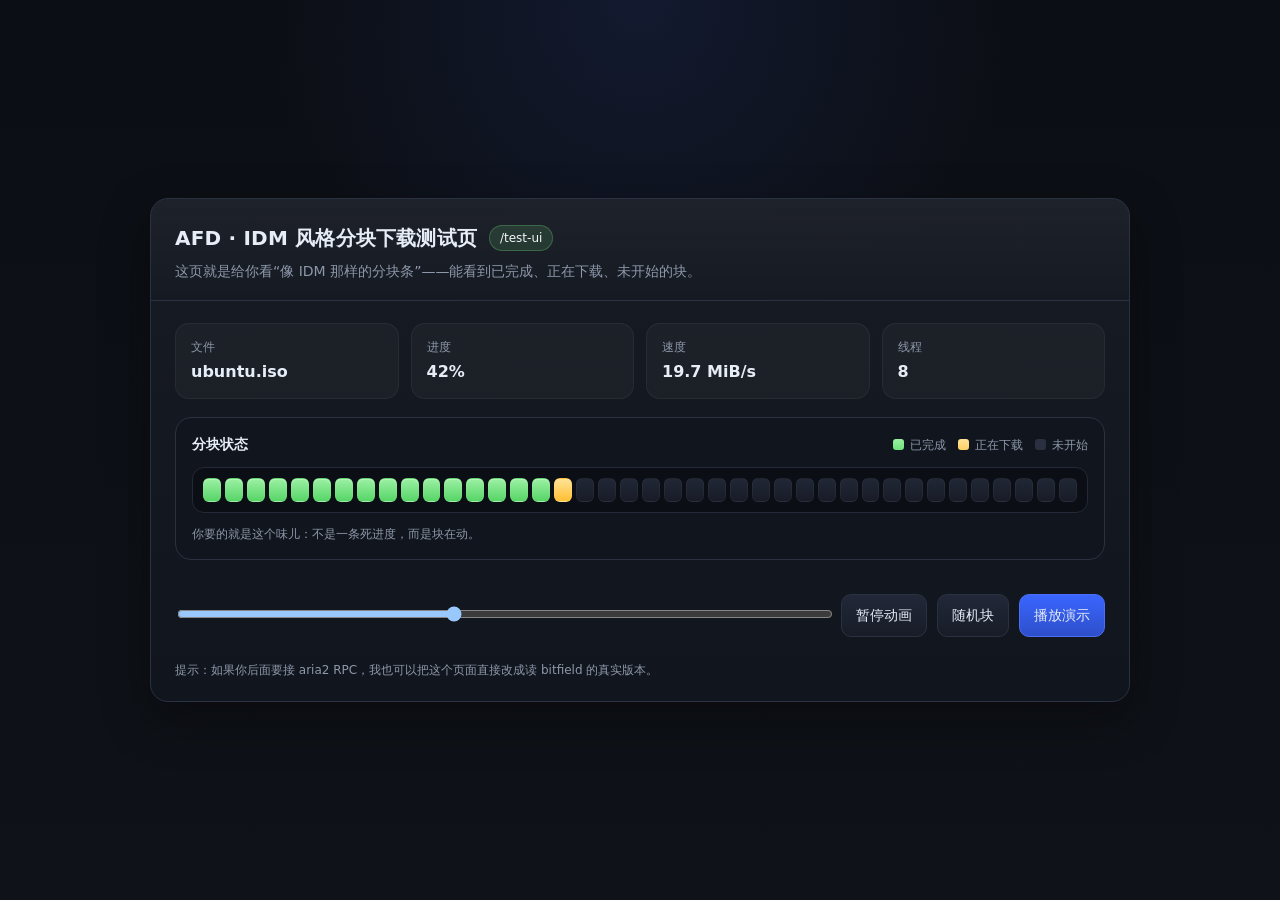
<file: app/web/templates/test-ui/test.html>
<!DOCTYPE html>
<html lang="zh-CN">
<head>
  <meta charset="UTF-8" />
  <meta name="viewport" content="width=device-width, initial-scale=1.0" />
  <title>AFD · IDM 风格分块测试页</title>
  <style>
    :root {
      color-scheme: dark;
      --bg: #0f1218;
      --panel: #171b24;
      --panel-2: #11151d;
      --text: #e6edf6;
      --muted: #8d98aa;
      --border: #2a3140;
      --done: #6fe17a;
      --active: #ffd166;
      --pending: #2a3040;
      --bar-bg: #0b0e14;
      --shadow: 0 18px 48px rgba(0, 0, 0, 0.35);
    }

    * { box-sizing: border-box; }

    body {
      margin: 0;
      min-height: 100vh;
      background:
        radial-gradient(circle at top, rgba(76, 110, 245, 0.12), transparent 34%),
        linear-gradient(180deg, #0b0e14 0%, var(--bg) 100%);
      color: var(--text);
      font: 14px/1.5 system-ui, -apple-system, BlinkMacSystemFont, "Segoe UI", sans-serif;
      display: grid;
      place-items: center;
      padding: 24px;
    }

    .card {
      width: min(980px, 100%);
      background: linear-gradient(180deg, rgba(23,27,36,0.98) 0%, rgba(17,21,29,0.98) 100%);
      border: 1px solid var(--border);
      border-radius: 18px;
      box-shadow: var(--shadow);
      overflow: hidden;
    }

    .hero {
      padding: 24px 24px 18px;
      border-bottom: 1px solid var(--border);
      background: linear-gradient(180deg, rgba(255,255,255,0.03), transparent);
    }

    .title {
      display: flex;
      align-items: center;
      gap: 12px;
      flex-wrap: wrap;
      margin-bottom: 8px;
    }

    .title h1 {
      margin: 0;
      font-size: 20px;
      letter-spacing: 0.2px;
    }

    .badge {
      display: inline-flex;
      align-items: center;
      padding: 3px 10px;
      border-radius: 999px;
      font-size: 12px;
      color: #f3f7fb;
      background: rgba(111, 225, 122, 0.14);
      border: 1px solid rgba(111, 225, 122, 0.28);
    }

    .sub {
      color: var(--muted);
      margin: 0;
    }

    .main {
      padding: 22px 24px 24px;
      display: grid;
      gap: 18px;
    }

    .stats {
      display: grid;
      grid-template-columns: repeat(4, minmax(0, 1fr));
      gap: 12px;
    }

    .stat {
      background: rgba(255,255,255,0.03);
      border: 1px solid rgba(255,255,255,0.05);
      border-radius: 14px;
      padding: 14px 15px;
    }

    .stat .label {
      color: var(--muted);
      font-size: 12px;
      margin-bottom: 4px;
    }

    .stat .value {
      font-size: 16px;
      font-weight: 700;
      font-variant-numeric: tabular-nums;
    }

    .bar-shell {
      background: var(--panel-2);
      border: 1px solid var(--border);
      border-radius: 16px;
      padding: 16px;
    }

    .bar-top {
      display: flex;
      justify-content: space-between;
      gap: 12px;
      flex-wrap: wrap;
      align-items: center;
      margin-bottom: 12px;
    }

    .bar-title {
      font-weight: 600;
    }

    .legend {
      color: var(--muted);
      font-size: 12px;
      display: flex;
      gap: 12px;
      flex-wrap: wrap;
    }

    .legend span {
      display: inline-flex;
      align-items: center;
      gap: 6px;
    }

    .swatch {
      width: 11px;
      height: 11px;
      border-radius: 3px;
      display: inline-block;
    }

    .swatch.done { background: linear-gradient(180deg, #9bf0a3 0%, var(--done) 100%); }
    .swatch.active { background: linear-gradient(180deg, #ffe396 0%, var(--active) 100%); }
    .swatch.pending { background: var(--pending); }

    .bar {
      display: grid;
      grid-template-columns: repeat(var(--pieces), 1fr);
      gap: 4px;
      background: var(--bar-bg);
      border: 1px solid #232938;
      border-radius: 12px;
      padding: 10px;
      min-height: 46px;
    }

    .piece {
      position: relative;
      height: 24px;
      border-radius: 6px;
      background: linear-gradient(180deg, #212735 0%, #171c27 100%);
      border: 1px solid rgba(255,255,255,0.04);
      overflow: hidden;
    }

    .piece.done {
      background: linear-gradient(180deg, #9bf0a3 0%, #57d567 100%);
      box-shadow: inset 0 1px 0 rgba(255,255,255,0.25);
    }

    .piece.active {
      background: linear-gradient(180deg, #ffe396 0%, #ffbf31 100%);
      box-shadow: 0 0 0 1px rgba(255, 209, 102, 0.18) inset;
    }

    .piece.active::after {
      content: "";
      position: absolute;
      inset: 0;
      background: linear-gradient(120deg, transparent 0%, rgba(255,255,255,0.34) 50%, transparent 100%);
      transform: translateX(-100%);
      animation: sweep 1s linear infinite;
    }

    @keyframes sweep {
      to { transform: translateX(100%); }
    }

    .controls {
      display: grid;
      grid-template-columns: 1fr auto auto auto;
      gap: 10px;
      align-items: center;
      margin-top: 16px;
    }

    .controls input[type="range"] {
      width: 100%;
    }

    .btn {
      appearance: none;
      border: 1px solid var(--border);
      background: linear-gradient(180deg, #222838 0%, #171c27 100%);
      color: var(--text);
      border-radius: 10px;
      padding: 10px 14px;
      font: inherit;
      cursor: pointer;
      transition: transform 0.15s ease, border-color 0.15s ease, background 0.15s ease;
      white-space: nowrap;
    }

    .btn:hover {
      transform: translateY(-1px);
      border-color: #40506a;
    }

    .btn.primary {
      background: linear-gradient(180deg, #3a66ff 0%, #2d4fca 100%);
      border-color: #4b6ef6;
    }

    .hint {
      margin-top: 12px;
      color: var(--muted);
      font-size: 12px;
    }

    .footer {
      padding: 0 24px 22px;
      color: var(--muted);
      font-size: 12px;
    }

    @media (max-width: 760px) {
      .stats { grid-template-columns: repeat(2, minmax(0, 1fr)); }
      .controls { grid-template-columns: 1fr 1fr; }
      .controls .range-wrap { grid-column: 1 / -1; }
    }
  </style>
</head>
<body>
  <div class="card">
    <div class="hero">
      <div class="title">
        <h1>AFD · IDM 风格分块下载测试页</h1>
        <span class="badge">/test-ui</span>
      </div>
      <p class="sub">这页就是给你看“像 IDM 那样的分块条”——能看到已完成、正在下载、未开始的块。</p>
    </div>

    <div class="main">
      <div class="stats">
        <div class="stat">
          <div class="label">文件</div>
          <div class="value" id="fileName">ubuntu.iso</div>
        </div>
        <div class="stat">
          <div class="label">进度</div>
          <div class="value" id="percentText">37%</div>
        </div>
        <div class="stat">
          <div class="label">速度</div>
          <div class="value" id="speedText">18.4 MiB/s</div>
        </div>
        <div class="stat">
          <div class="label">线程</div>
          <div class="value" id="threadText">8</div>
        </div>
      </div>

      <div class="bar-shell">
        <div class="bar-top">
          <div class="bar-title">分块状态</div>
          <div class="legend">
            <span><i class="swatch done"></i> 已完成</span>
            <span><i class="swatch active"></i> 正在下载</span>
            <span><i class="swatch pending"></i> 未开始</span>
          </div>
        </div>
        <div class="bar" id="pieceBar" style="--pieces: 40;"></div>
        <div class="hint">你要的就是这个味儿：不是一条死进度，而是块在动。</div>
      </div>

      <div class="controls">
        <div class="range-wrap">
          <input id="progressRange" type="range" min="0" max="100" value="37" />
        </div>
        <button class="btn" id="toggleBtn">暂停动画</button>
        <button class="btn" id="randomBtn">随机块</button>
        <button class="btn primary" id="demoBtn">播放演示</button>
      </div>
    </div>

    <div class="footer">
      提示：如果你后面要接 aria2 RPC，我也可以把这个页面直接改成读 bitfield 的真实版本。
    </div>
  </div>

  <script>
    const pieces = 40;
    const bar = document.getElementById('pieceBar');
    const range = document.getElementById('progressRange');
    const percentText = document.getElementById('percentText');
    const speedText = document.getElementById('speedText');
    const threadText = document.getElementById('threadText');
    const toggleBtn = document.getElementById('toggleBtn');
    const randomBtn = document.getElementById('randomBtn');
    const demoBtn = document.getElementById('demoBtn');

    let progress = Number(range.value) / 100;
    let activeIndex = 15;
    let timer = null;
    let playing = true;

    for (let i = 0; i < pieces; i++) {
      const piece = document.createElement('div');
      piece.className = 'piece';
      piece.dataset.index = String(i);
      bar.appendChild(piece);
    }

    function formatSpeed(value) {
      return value.toFixed(1) + ' MiB/s';
    }

    function render() {
      const doneCount = Math.floor(progress * pieces);
      const items = [...bar.children];

      items.forEach((el, i) => {
        el.className = 'piece';
        if (i < doneCount) el.classList.add('done');
        else if (i === activeIndex && progress < 1) el.classList.add('active');
      });

      const pct = Math.round(progress * 100);
      percentText.textContent = pct + '%';
      speedText.textContent = formatSpeed(8 + progress * 28);
      threadText.textContent = String(Math.max(1, Math.min(16, 4 + Math.ceil(progress * 8))));
      range.value = pct;
    }

    function setProgress(value) {
      progress = Math.max(0, Math.min(1, value));
      activeIndex = Math.min(pieces - 1, Math.floor(progress * pieces));
      render();
    }

    range.addEventListener('input', (e) => {
      setProgress(Number(e.target.value) / 100);
    });

    randomBtn.addEventListener('click', () => {
      setProgress(Math.random());
    });

    toggleBtn.addEventListener('click', () => {
      playing = !playing;
      toggleBtn.textContent = playing ? '暂停动画' : '继续动画';
    });

    demoBtn.addEventListener('click', () => {
      setProgress(0.37);
      playing = true;
      toggleBtn.textContent = '暂停动画';
    });

    timer = setInterval(() => {
      if (!playing) return;
      if (progress >= 1) {
        setProgress(1);
        return;
      }
      const drift = 0.0025 + Math.random() * 0.0105;
      setProgress(progress + drift);
    }, 180);

    render();
  </script>
</body>
</html>
</file>
